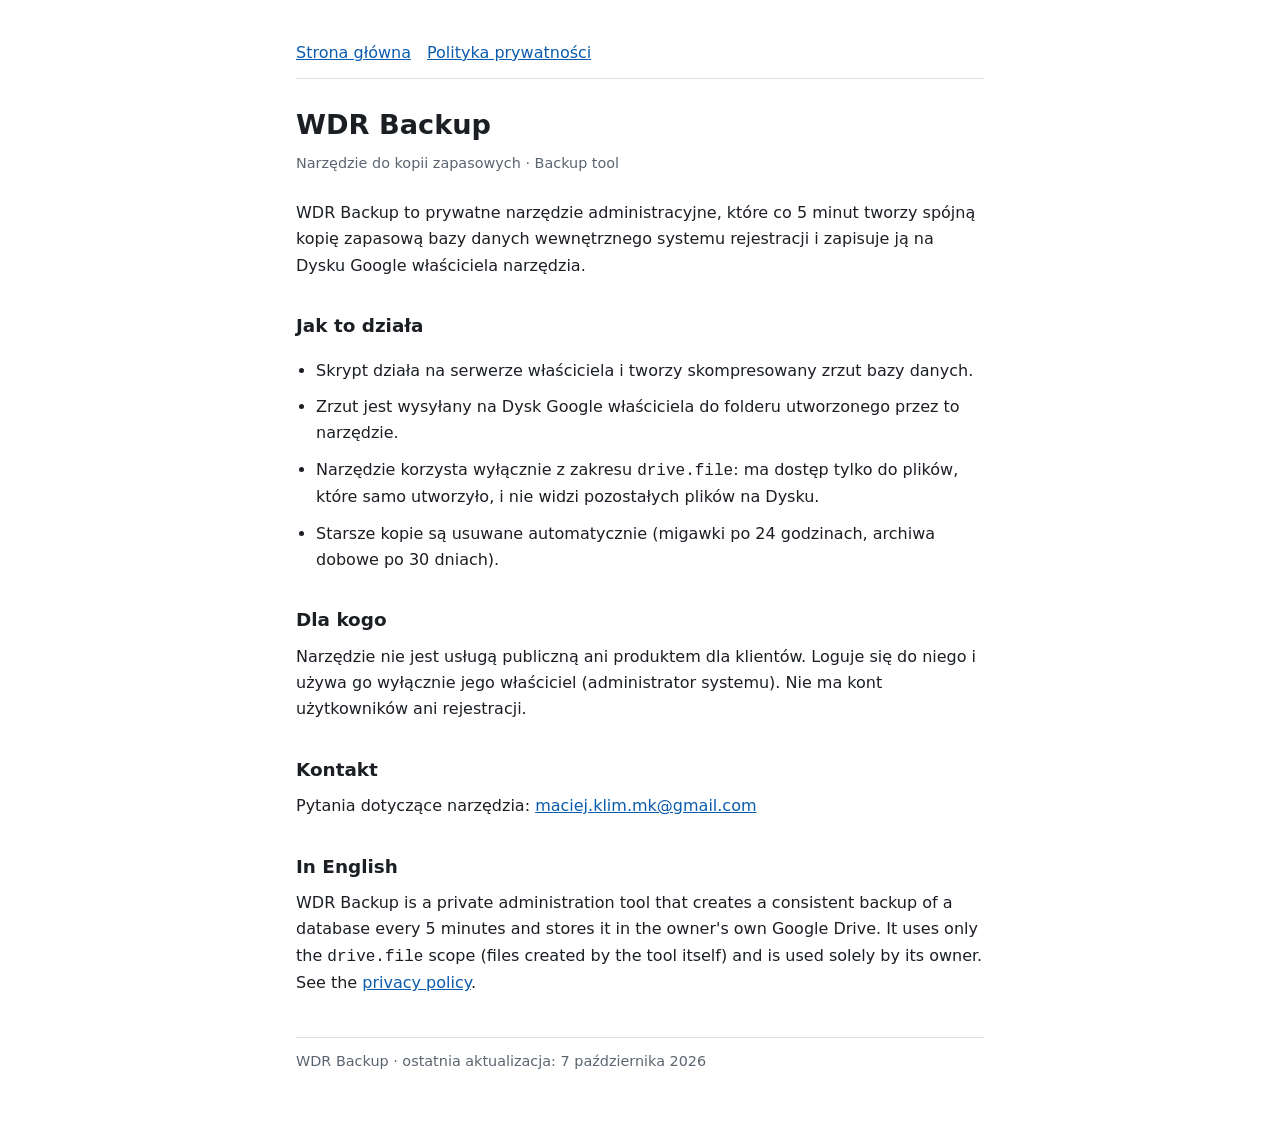
<file: index.html>
<!doctype html>
<html lang="pl">
<head>
<meta charset="utf-8">
<meta name="viewport" content="width=device-width, initial-scale=1">
<title>WDR Backup</title>
<meta name="description" content="WDR Backup: narzędzie do automatycznych kopii zapasowych bazy danych, zapisywanych na Dysku Google właściciela.">
<link rel="stylesheet" href="style.css">
</head>
<body>
<main>
<nav><a href="index.html">Strona główna</a><a href="privacy.html">Polityka prywatności</a></nav>
<h1>WDR Backup</h1>
<p class="meta">Narzędzie do kopii zapasowych &middot; Backup tool</p>

<p>WDR Backup to prywatne narzędzie administracyjne, które co 5 minut tworzy spójną kopię zapasową bazy danych wewnętrznego systemu rejestracji i zapisuje ją na Dysku Google właściciela narzędzia.</p>

<h2>Jak to działa</h2>
<ul>
  <li>Skrypt działa na serwerze właściciela i tworzy skompresowany zrzut bazy danych.</li>
  <li>Zrzut jest wysyłany na Dysk Google właściciela do folderu utworzonego przez to narzędzie.</li>
  <li>Narzędzie korzysta wyłącznie z zakresu <code>drive.file</code>: ma dostęp tylko do plików, które samo utworzyło, i nie widzi pozostałych plików na Dysku.</li>
  <li>Starsze kopie są usuwane automatycznie (migawki po 24 godzinach, archiwa dobowe po 30 dniach).</li>
</ul>

<h2>Dla kogo</h2>
<p>Narzędzie nie jest usługą publiczną ani produktem dla klientów. Loguje się do niego i używa go wyłącznie jego właściciel (administrator systemu). Nie ma kont użytkowników ani rejestracji.</p>

<h2>Kontakt</h2>
<p>Pytania dotyczące narzędzia: <a href="mailto:maciej.klim.mk@gmail.com">maciej.klim.mk@gmail.com</a></p>

<h2>In English</h2>
<p>WDR Backup is a private administration tool that creates a consistent backup of a database every 5 minutes and stores it in the owner's own Google Drive. It uses only the <code>drive.file</code> scope (files created by the tool itself) and is used solely by its owner. See the <a href="privacy.html">privacy policy</a>.</p>

<footer>WDR Backup &middot; ostatnia aktualizacja: 7 października 2026</footer>
</main>
</body>
</html>
</file>
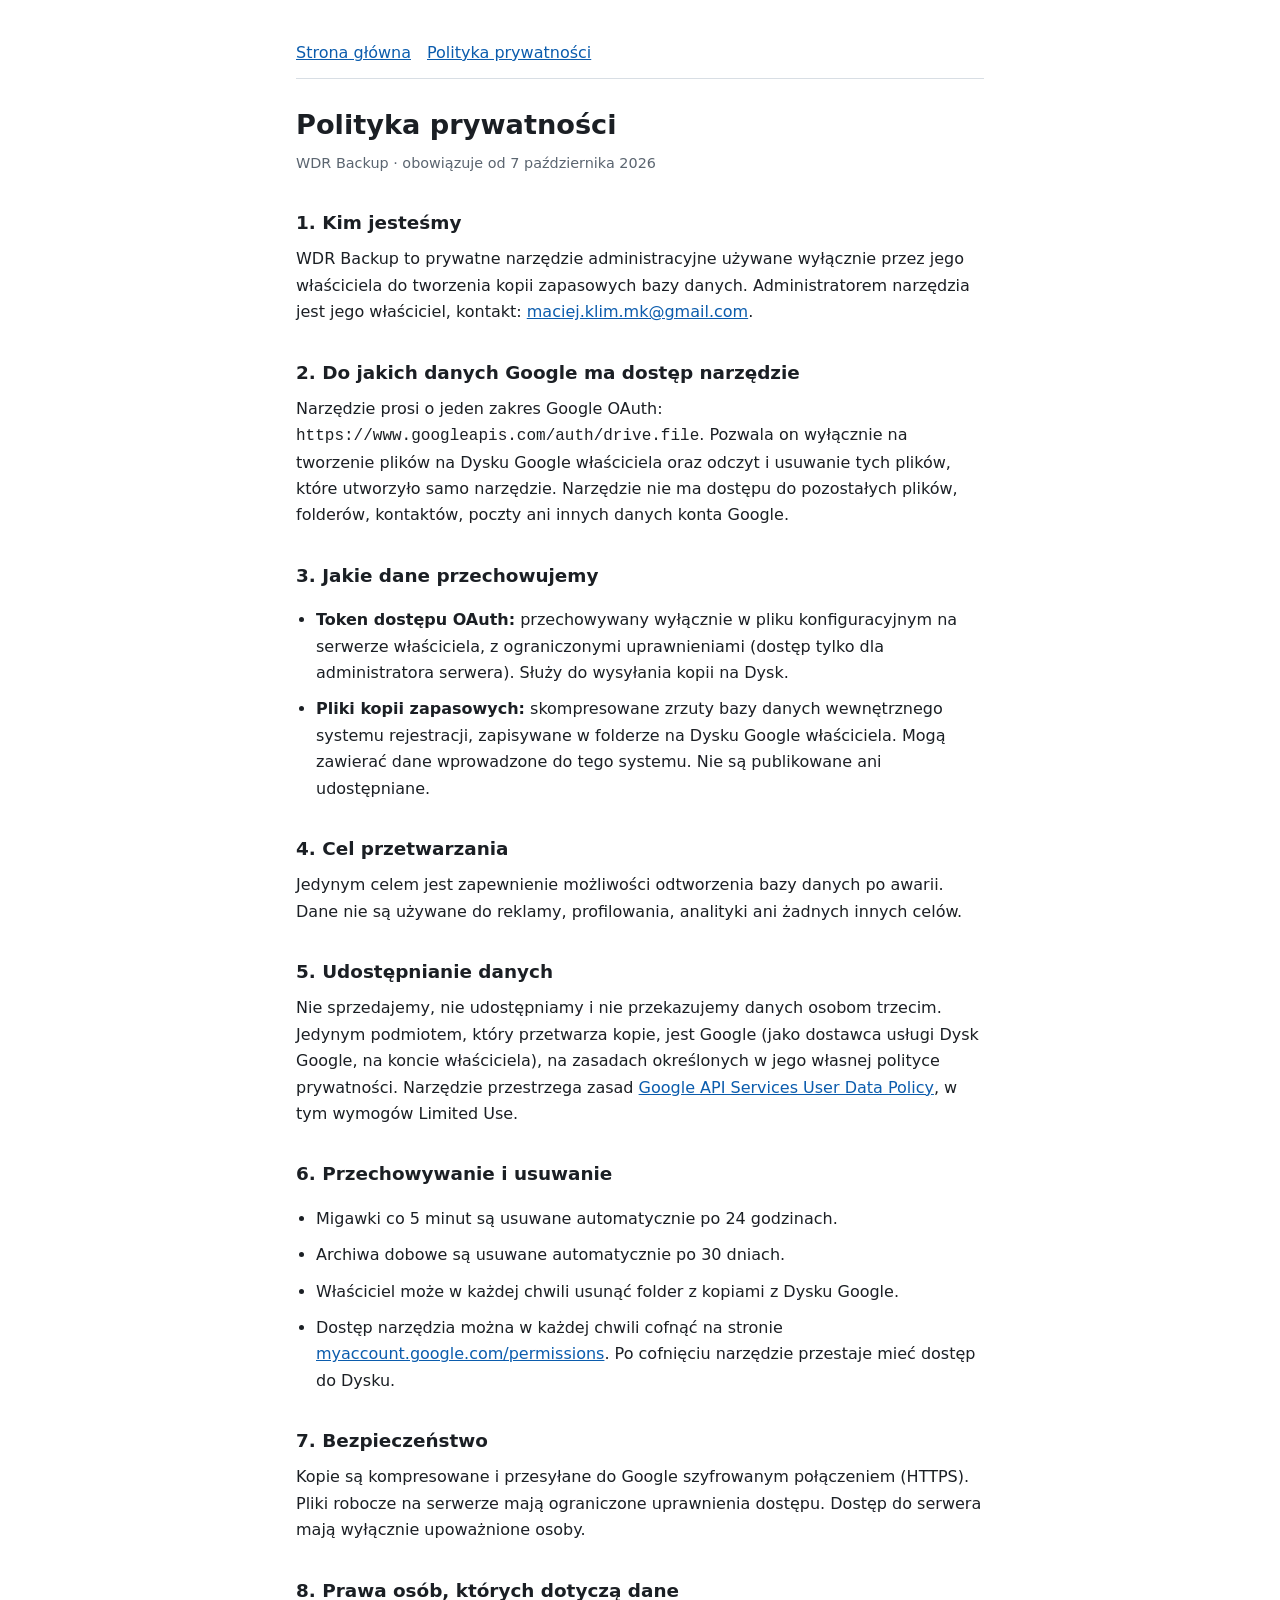
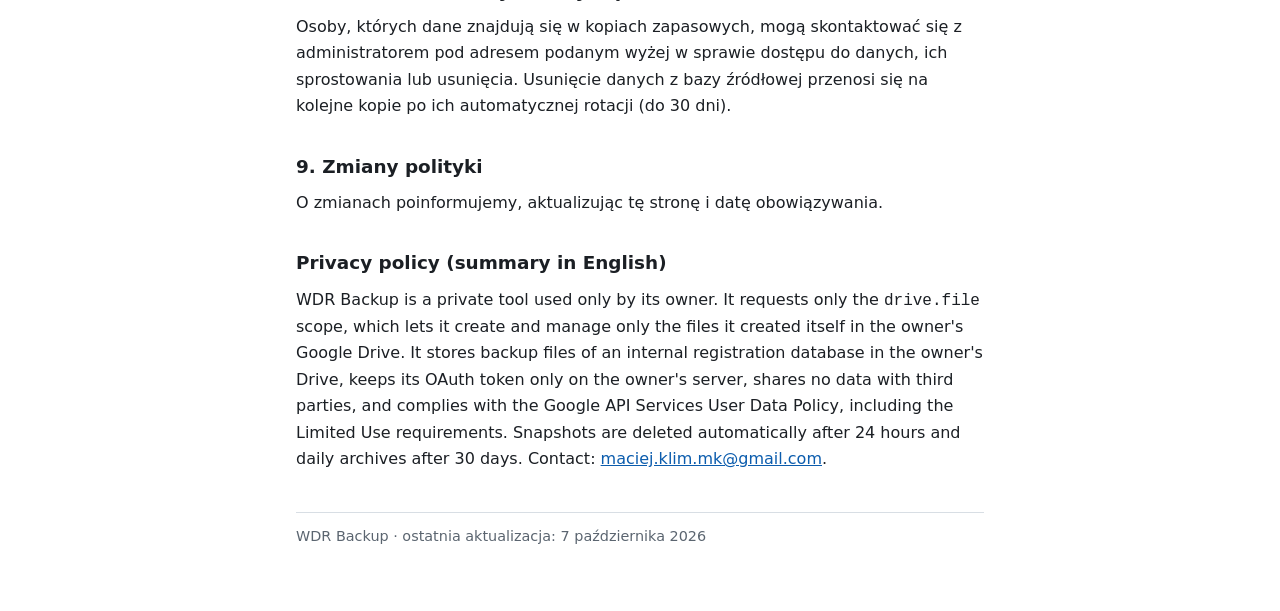
<file: privacy.html>
<!doctype html>
<html lang="pl">
<head>
<meta charset="utf-8">
<meta name="viewport" content="width=device-width, initial-scale=1">
<title>Polityka prywatności: WDR Backup</title>
<meta name="description" content="Polityka prywatności narzędzia WDR Backup.">
<link rel="stylesheet" href="style.css">
</head>
<body>
<main>
<nav><a href="index.html">Strona główna</a><a href="privacy.html">Polityka prywatności</a></nav>
<h1>Polityka prywatności</h1>
<p class="meta">WDR Backup &middot; obowiązuje od 7 października 2026</p>

<h2>1. Kim jesteśmy</h2>
<p>WDR Backup to prywatne narzędzie administracyjne używane wyłącznie przez jego właściciela do tworzenia kopii zapasowych bazy danych. Administratorem narzędzia jest jego właściciel, kontakt: <a href="mailto:maciej.klim.mk@gmail.com">maciej.klim.mk@gmail.com</a>.</p>

<h2>2. Do jakich danych Google ma dostęp narzędzie</h2>
<p>Narzędzie prosi o jeden zakres Google OAuth: <code>https://www.googleapis.com/auth/drive.file</code>. Pozwala on wyłącznie na tworzenie plików na Dysku Google właściciela oraz odczyt i usuwanie tych plików, które utworzyło samo narzędzie. Narzędzie nie ma dostępu do pozostałych plików, folderów, kontaktów, poczty ani innych danych konta Google.</p>

<h2>3. Jakie dane przechowujemy</h2>
<ul>
  <li><strong>Token dostępu OAuth:</strong> przechowywany wyłącznie w pliku konfiguracyjnym na serwerze właściciela, z ograniczonymi uprawnieniami (dostęp tylko dla administratora serwera). Służy do wysyłania kopii na Dysk.</li>
  <li><strong>Pliki kopii zapasowych:</strong> skompresowane zrzuty bazy danych wewnętrznego systemu rejestracji, zapisywane w folderze na Dysku Google właściciela. Mogą zawierać dane wprowadzone do tego systemu. Nie są publikowane ani udostępniane.</li>
</ul>

<h2>4. Cel przetwarzania</h2>
<p>Jedynym celem jest zapewnienie możliwości odtworzenia bazy danych po awarii. Dane nie są używane do reklamy, profilowania, analityki ani żadnych innych celów.</p>

<h2>5. Udostępnianie danych</h2>
<p>Nie sprzedajemy, nie udostępniamy i nie przekazujemy danych osobom trzecim. Jedynym podmiotem, który przetwarza kopie, jest Google (jako dostawca usługi Dysk Google, na koncie właściciela), na zasadach określonych w jego własnej polityce prywatności. Narzędzie przestrzega zasad <a href="https://developers.google.com/terms/api-services-user-data-policy">Google API Services User Data Policy</a>, w tym wymogów Limited Use.</p>

<h2>6. Przechowywanie i usuwanie</h2>
<ul>
  <li>Migawki co 5 minut są usuwane automatycznie po 24 godzinach.</li>
  <li>Archiwa dobowe są usuwane automatycznie po 30 dniach.</li>
  <li>Właściciel może w każdej chwili usunąć folder z kopiami z Dysku Google.</li>
  <li>Dostęp narzędzia można w każdej chwili cofnąć na stronie <a href="https://myaccount.google.com/permissions">myaccount.google.com/permissions</a>. Po cofnięciu narzędzie przestaje mieć dostęp do Dysku.</li>
</ul>

<h2>7. Bezpieczeństwo</h2>
<p>Kopie są kompresowane i przesyłane do Google szyfrowanym połączeniem (HTTPS). Pliki robocze na serwerze mają ograniczone uprawnienia dostępu. Dostęp do serwera mają wyłącznie upoważnione osoby.</p>

<h2>8. Prawa osób, których dotyczą dane</h2>
<p>Osoby, których dane znajdują się w kopiach zapasowych, mogą skontaktować się z administratorem pod adresem podanym wyżej w sprawie dostępu do danych, ich sprostowania lub usunięcia. Usunięcie danych z bazy źródłowej przenosi się na kolejne kopie po ich automatycznej rotacji (do 30 dni).</p>

<h2>9. Zmiany polityki</h2>
<p>O zmianach poinformujemy, aktualizując tę stronę i datę obowiązywania.</p>

<h2>Privacy policy (summary in English)</h2>
<p>WDR Backup is a private tool used only by its owner. It requests only the <code>drive.file</code> scope, which lets it create and manage only the files it created itself in the owner's Google Drive. It stores backup files of an internal registration database in the owner's Drive, keeps its OAuth token only on the owner's server, shares no data with third parties, and complies with the Google API Services User Data Policy, including the Limited Use requirements. Snapshots are deleted automatically after 24 hours and daily archives after 30 days. Contact: <a href="mailto:maciej.klim.mk@gmail.com">maciej.klim.mk@gmail.com</a>.</p>

<footer>WDR Backup &middot; ostatnia aktualizacja: 7 października 2026</footer>
</main>
</body>
</html>
</file>
<file: style.css>
:root { --bg:#ffffff; --fg:#1b1f24; --muted:#5b6570; --line:#d8dee4; --accent:#0b5cad; }
@media (prefers-color-scheme: dark) {
  :root { --bg:#0f1318; --fg:#e6e9ec; --muted:#9aa5b1; --line:#2a323b; --accent:#6aaeff; }
}
* { box-sizing: border-box; }
body { margin:0; background:var(--bg); color:var(--fg); font:16px/1.65 system-ui,-apple-system,"Segoe UI",Roboto,sans-serif; }
main { max-width:720px; margin:0 auto; padding:40px 16px 64px; }
h1 { font-size:1.7rem; margin:0 0 4px; }
h2 { font-size:1.15rem; margin:32px 0 8px; }
p, li { margin:0 0 10px; }
ul { padding-left:20px; }
a { color:var(--accent); }
.meta { color:var(--muted); font-size:.9rem; margin-bottom:24px; }
nav { border-bottom:1px solid var(--line); margin-bottom:24px; padding-bottom:12px; }
nav a { margin-right:16px; }
footer { border-top:1px solid var(--line); margin-top:40px; padding-top:12px; color:var(--muted); font-size:.9rem; }
</file>
